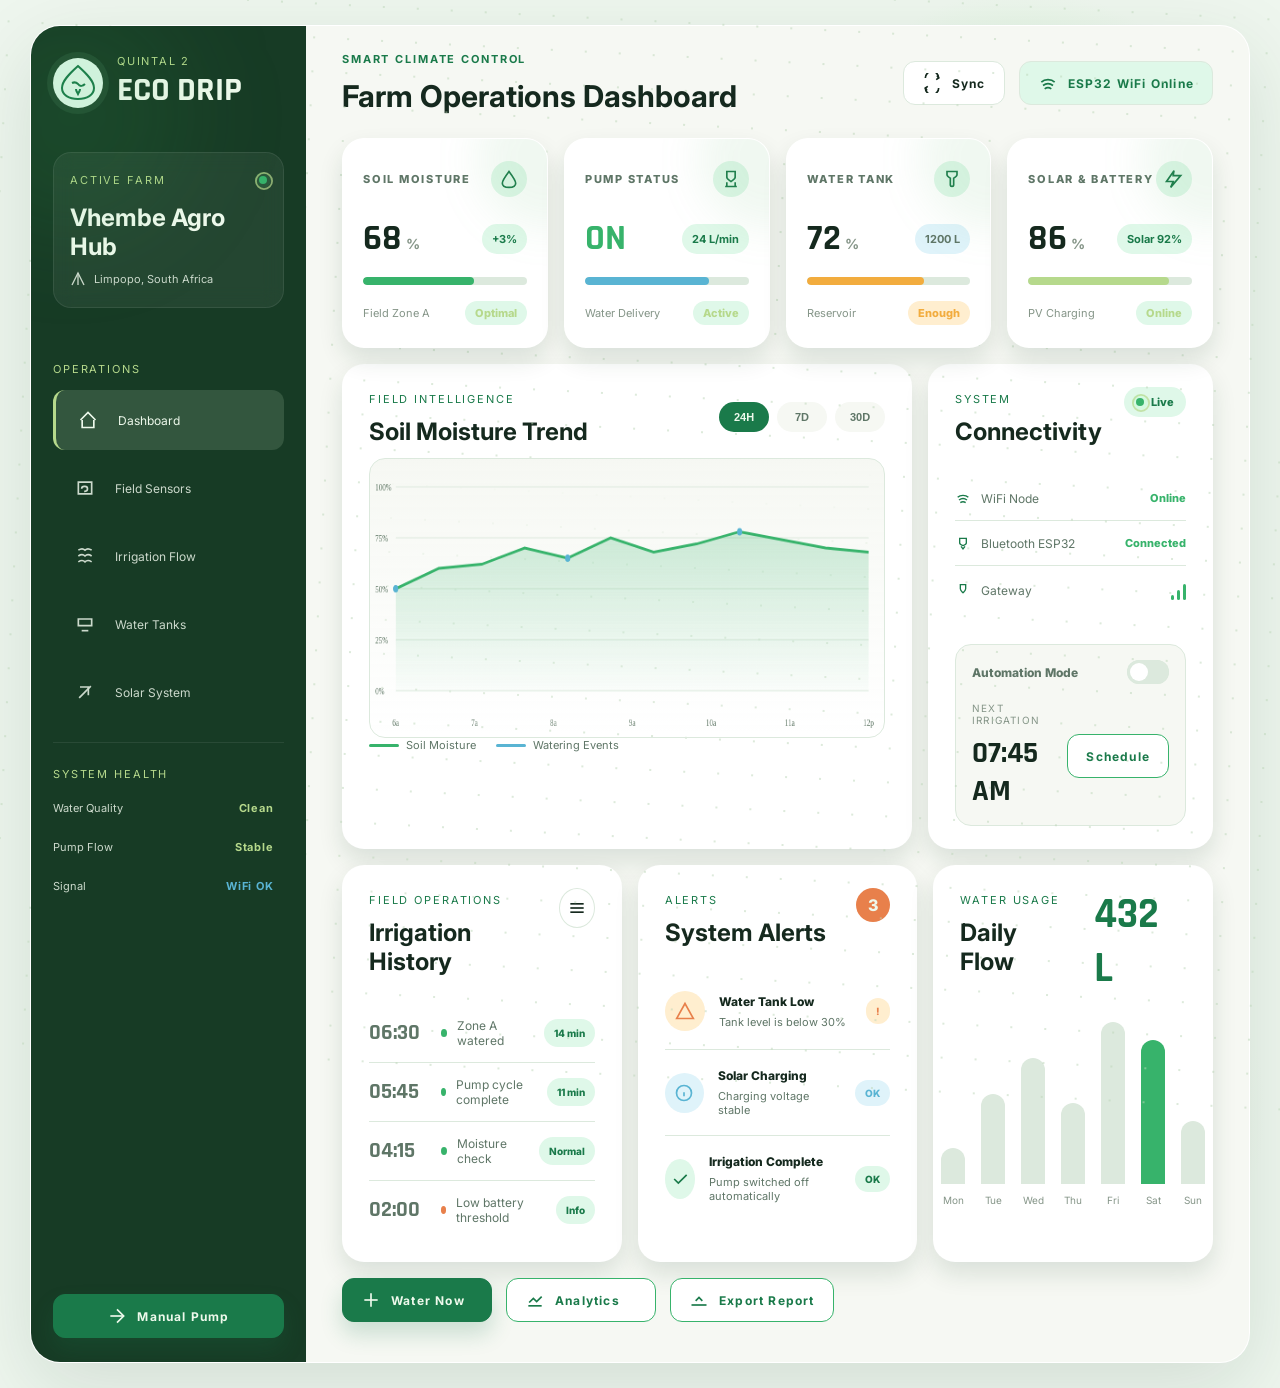
<file: index.http.html>
<!DOCTYPE html>
<html lang="en">
<head>
  <meta charset="UTF-8" />
  <meta name="viewport" content="width=device-width, initial-scale=1.0" />
  <meta name="description" content="ECO DRIP Solar-Powered Intelligent Drip Irrigation Dashboard" />
  <title>ECO DRIP | Smart Irrigation Dashboard</title>
  <link rel="preconnect" href="https://fonts.googleapis.com">
  <link rel="preconnect" href="https://fonts.gstatic.com" crossorigin>
  <link href="https://fonts.googleapis.com/css2?family=Inter:wght@300;400;500;600;700;800&family=Rajdhani:wght@600;700&display=swap" rel="stylesheet">
  <link rel="stylesheet" href="styles.css" />
</head>
<body>
  <div class="app-frame">
    <aside class="sidebar">
      <div class="brand">
        <div class="brand-icon">
          <svg viewBox="0 0 40 40" class="brand-logo" aria-label="ECO DRIP">
            <path d="M20 3C11 11 4 18 4 25C4 32 11 36 20 36C29 36 36 32 36 25C36 18 29 11 20 3Z" fill="none" stroke="currentColor" stroke-width="2" />
            <path d="M14 20C16 19 18 19 20 21C22 24 25 23 27 21" fill="none" stroke="currentColor" stroke-width="2" />
            <path d="M18 26C18 28 19 29 20 31C21 29 22 28 22 26" fill="none" stroke="currentColor" stroke-width="2" />
          </svg>
        </div>
        <div>
          <span class="brand-kicker">QUINTAL 2</span>
          <div class="brand-title">ECO DRIP</div>
        </div>
      </div>

      <div class="farm-card">
        <div class="farm-card-header">
          <span class="mini-label">Active Farm</span>
          <span class="status-dot online"></span>
        </div>
        <div class="farm-name">Vhembe Agro Hub</div>
        <div class="farm-location">
          <svg class="icon-sm" viewBox="0 0 24 24">
            <path d="M3 21L12 3L21 21" fill="none" stroke="currentColor" stroke-width="2" />
            <path d="M12 3L12 21" fill="none" stroke="currentColor" stroke-width="2" />
          </svg>
          Limpopo, South Africa
        </div>
      </div>

      <nav class="sidebar-nav">
        <div class="nav-label">Operations</div>
        <a class="nav-link active" href="#">
          <span class="nav-icon">
            <svg viewBox="0 0 24 24">
              <path d="M3 12L12 3L21 12" fill="none" stroke="currentColor" stroke-width="2" />
              <path d="M5 12V21H19V12" fill="none" stroke="currentColor" stroke-width="2" />
            </svg>
          </span>
          <span>Dashboard</span>
        </a>
        <a class="nav-link" href="#">
          <span class="nav-icon">
            <svg viewBox="0 0 24 24">
              <path d="M4 5H20V19H4Z" fill="none" stroke="currentColor" stroke-width="2" />
              <path d="M8 13C8 11 9 10 11 10H12C14 10 15 11 15 13C15 15 14 16 12 16H11" fill="none" stroke="currentColor" stroke-width="2" />
            </svg>
          </span>
          <span>Field Sensors</span>
        </a>
        <a class="nav-link" href="#">
          <span class="nav-icon">
            <svg viewBox="0 0 24 24">
              <path d="M4 19C7 17 10 17 12 19C14 17 17 17 20 19" fill="none" stroke="currentColor" stroke-width="2" />
              <path d="M4 12C7 10 10 10 12 12C14 10 17 10 20 12" fill="none" stroke="currentColor" stroke-width="2" />
              <path d="M4 5C7 3 10 3 12 5C14 3 17 3 20 5" fill="none" stroke="currentColor" stroke-width="2" />
            </svg>
          </span>
          <span>Irrigation Flow</span>
        </a>
        <a class="nav-link" href="#">
          <span class="nav-icon">
            <svg viewBox="0 0 24 24">
              <path d="M4 6H20V14H4Z" fill="none" stroke="currentColor" stroke-width="2" />
              <path d="M8 20H16" fill="none" stroke="currentColor" stroke-width="2" />
            </svg>
          </span>
          <span>Water Tanks</span>
        </a>
        <a class="nav-link" href="#">
          <span class="nav-icon">
            <svg viewBox="0 0 24 24">
              <path d="M5 19L19 5" fill="none" stroke="currentColor" stroke-width="2" />
              <path d="M6 6H16V16" fill="none" stroke="currentColor" stroke-width="2" />
            </svg>
          </span>
          <span>Solar System</span>
        </a>
      </nav>

      <div class="sidebar-section">
        <div class="nav-label">System Health</div>
        <div class="health-row">
          <span class="health-label">Water Quality</span>
          <span class="health-status good">Clean</span>
        </div>
        <div class="health-row">
          <span class="health-label">Pump Flow</span>
          <span class="health-status good">Stable</span>
        </div>
        <div class="health-row">
          <span class="health-label">Signal</span>
          <span class="health-status wifi">WiFi OK</span>
        </div>
      </div>

      <div class="sidebar-footer">
        <button class="primary-button small-button">
          <svg class="icon-sm" viewBox="0 0 24 24">
            <path d="M4 12H20" fill="none" stroke="currentColor" stroke-width="2" />
            <path d="M12 4L20 12L12 20" fill="none" stroke="currentColor" stroke-width="2" />
          </svg>
          Manual Pump
        </button>
      </div>
    </aside>

    <main class="main-content">
      <section class="topbar">
        <div>
          <div class="page-tag">Smart Climate Control</div>
          <h1>Farm Operations Dashboard</h1>
        </div>
        <div class="topbar-actions">
          <button class="icon-button" id="syncButton">
            <svg viewBox="0 0 24 24">
              <path d="M20 6A8 8 0 0 0 4 6" fill="none" stroke="currentColor" stroke-width="2" />
              <path d="M4 18A8 8 0 0 0 20 18" fill="none" stroke="currentColor" stroke-width="2" />
              <path d="M18 3L20 6L17 8" fill="none" stroke="currentColor" stroke-width="2" />
              <path d="M6 21L4 18L7 16" fill="none" stroke="currentColor" stroke-width="2" />
            </svg>
            <span>Sync</span>
          </button>
          <button class="icon-button alert-button" id="connectButton">
            <svg viewBox="0 0 24 24">
              <path d="M4 11C8 7 16 7 20 11" fill="none" stroke="currentColor" stroke-width="2" />
              <path d="M6 15C10 12 14 12 18 15" fill="none" stroke="currentColor" stroke-width="2" />
              <path d="M8 19C11 17 13 17 16 19" fill="none" stroke="currentColor" stroke-width="2" />
            </svg>
            <span id="connectText">ESP32 WiFi Online</span>
          </button>
        </div>
      </section>

      <section class="summary-grid" id="metricCards">
        <article class="summary-card soil">
          <div class="card-head">
            <span class="card-title">Soil Moisture</span>
            <span class="card-icon">
              <svg viewBox="0 0 24 24">
                <path d="M12 3C6 11 4 15 4 17C4 20 7 22 12 22C17 22 20 20 20 17C20 15 18 11 12 3Z" fill="none" stroke="currentColor" stroke-width="2" />
              </svg>
            </span>
          </div>
          <div class="metric-row">
            <span class="metric-value"><span id="soilValue">68</span><span class="unit">%</span></span>
            <span class="metric-change good" id="soilChange">+3%</span>
          </div>
          <div class="meter">
            <div class="meter-track">
              <div class="meter-fill soil-fill" id="soilMeter" style="width:68%;"></div>
            </div>
          </div>
          <div class="card-footer">
            <span class="card-footer-label">Field Zone A</span>
            <span class="card-footer-status good">Optimal</span>
          </div>
        </article>

        <article class="summary-card pump">
          <div class="card-head">
            <span class="card-title">Pump Status</span>
            <span class="card-icon">
              <svg viewBox="0 0 24 24">
                <path d="M7 3H17V10C17 12 15 13 12 15C9 13 7 12 7 10Z" fill="none" stroke="currentColor" stroke-width="2" />
                <path d="M7 16V21" fill="none" stroke="currentColor" stroke-width="2" />
                <path d="M17 16V21" fill="none" stroke="currentColor" stroke-width="2" />
                <path d="M5 21H19" fill="none" stroke="currentColor" stroke-width="2" />
              </svg>
            </span>
          </div>
          <div class="metric-row">
            <span class="metric-value pump-state" id="pumpValue">ON</span>
            <span class="metric-change good" id="pumpChange">24 L/min</span>
          </div>
          <div class="meter">
            <div class="meter-track">
              <div class="meter-fill pump-fill" id="pumpMeter" style="width:76%;"></div>
            </div>
          </div>
          <div class="card-footer">
            <span class="card-footer-label">Water Delivery</span>
            <span class="card-footer-status good">Active</span>
          </div>
        </article>

        <article class="summary-card tank">
          <div class="card-head">
            <span class="card-title">Water Tank</span>
            <span class="card-icon">
              <svg viewBox="0 0 24 24">
                <path d="M6 3H18V7C18 9 16 10 14 11V19C14 20 13 21 12 21C11 21 10 20 10 19V11C8 10 6 9 6 7Z" fill="none" stroke="currentColor" stroke-width="2" />
              </svg>
            </span>
          </div>
          <div class="metric-row">
            <span class="metric-value"><span id="tankValue">72</span><span class="unit">%</span></span>
            <span class="metric-change" id="tankChange">1200 L</span>
          </div>
          <div class="meter">
            <div class="meter-track">
              <div class="meter-fill tank-fill" id="tankMeter" style="width:72%;"></div>
            </div>
          </div>
          <div class="card-footer">
            <span class="card-footer-label">Reservoir</span>
            <span class="card-footer-status normal">Enough</span>
          </div>
        </article>

        <article class="summary-card solar">
          <div class="card-head">
            <span class="card-title">Solar & Battery</span>
            <span class="card-icon">
              <svg viewBox="0 0 24 24">
                <path d="M12 2L3 15H11L8 22L20 8H11Z" fill="none" stroke="currentColor" stroke-width="2" />
              </svg>
            </span>
          </div>
          <div class="metric-row">
            <span class="metric-value"><span id="batteryValue">86</span><span class="unit">%</span></span>
            <span class="metric-change good" id="batteryChange">Solar 92%</span>
          </div>
          <div class="meter">
            <div class="meter-track">
              <div class="meter-fill solar-fill" id="batteryMeter" style="width:86%;"></div>
            </div>
          </div>
          <div class="card-footer">
            <span class="card-footer-label">PV Charging</span>
            <span class="card-footer-status good">Online</span>
          </div>
        </article>
      </section>

      <section class="content-grid">
        <section class="panel span-2">
          <div class="panel-head">
            <div>
              <span class="panel-kicker">Field Intelligence</span>
              <h2>Soil Moisture Trend</h2>
            </div>
            <div class="panel-controls">
              <button class="period active">24H</button>
              <button class="period">7D</button>
              <button class="period">30D</button>
            </div>
          </div>
          <div class="chart-frame">
            <canvas id="moistureChart" width="800" height="300"></canvas>
          </div>
          <div class="chart-legend">
            <span><i class="legend-line moisture"></i>Soil Moisture</span>
            <span><i class="legend-line water"></i>Watering Events</span>
          </div>
        </section>

        <section class="panel">
          <div class="panel-head compact">
            <div>
              <span class="panel-kicker">System</span>
              <h2>Connectivity</h2>
            </div>
            <span class="live-badge">
              <span class="status-dot online"></span>
              Live
            </span>
          </div>
          <div class="connection-list">
            <div class="connect-row">
              <span class="connect-label">
                <svg class="icon-sm" viewBox="0 0 24 24">
                  <path d="M4 11C8 7 16 7 20 11" fill="none" stroke="currentColor" stroke-width="2" />
                  <path d="M6 15C10 12 14 12 18 15" fill="none" stroke="currentColor" stroke-width="2" />
                  <path d="M8 19C11 17 13 17 16 19" fill="none" stroke="currentColor" stroke-width="2" />
                </svg>
                WiFi Node
              </span>
              <span class="connect-value good">Online</span>
            </div>
            <div class="connect-row">
              <span class="connect-label">
                <svg class="icon-sm" viewBox="0 0 24 24">
                  <path d="M7 5H17V12C17 14 15 15 12 16C9 15 7 14 7 12Z" fill="none" stroke="currentColor" stroke-width="2" />
                  <path d="M9 17L12 21L15 17" fill="none" stroke="currentColor" stroke-width="2" />
                </svg>
                Bluetooth ESP32
              </span>
              <span class="connect-value good">Connected</span>
            </div>
            <div class="connect-row">
              <span class="connect-label">
                <svg class="icon-sm" viewBox="0 0 24 24">
                  <path d="M8 4H16V10C16 13 14 14 12 16C10 14 8 13 8 10Z" fill="none" stroke="currentColor" stroke-width="2" />
                </svg>
                Gateway
              </span>
              <span class="connect-value">
                <span class="gateway-signal">
                  <span></span><span></span><span></span>
                </span>
              </span>
            </div>
          </div>
          <div class="automation">
            <div class="automation-head">
              <span>Automation Mode</span>
              <span class="mode-switch">
                <span class="switch-track">
                  <span class="switch-button"></span>
                </span>
              </span>
            </div>
            <div class="automation-status">
              <div>
                <span class="status-label">Next Irrigation</span>
                <span class="status-time">07:45 AM</span>
              </div>
              <button class="secondary-button">Schedule</button>
            </div>
          </div>
        </section>
      </section>

      <section class="lower-grid">
        <section class="panel">
          <div class="panel-head compact">
            <div>
              <span class="panel-kicker">Field Operations</span>
              <h2>Irrigation History</h2>
            </div>
            <button class="icon-button round-button">
              <svg viewBox="0 0 24 24">
                <path d="M4 7H20" fill="none" stroke="currentColor" stroke-width="2" />
                <path d="M4 12H20" fill="none" stroke="currentColor" stroke-width="2" />
                <path d="M4 17H20" fill="none" stroke="currentColor" stroke-width="2" />
              </svg>
            </button>
          </div>
          <div class="history-list" id="historyList">
            <article class="history-item">
              <span class="history-time">06:30</span>
              <span class="history-line">
                <span class="history-dot"></span>
                <span class="history-text">Zone A watered</span>
              </span>
              <span class="history-duration">14 min</span>
            </article>
            <article class="history-item">
              <span class="history-time">05:45</span>
              <span class="history-line">
                <span class="history-dot"></span>
                <span class="history-text">Pump cycle complete</span>
              </span>
              <span class="history-duration">11 min</span>
            </article>
            <article class="history-item">
              <span class="history-time">04:15</span>
              <span class="history-line">
                <span class="history-dot"></span>
                <span class="history-text">Moisture check</span>
              </span>
              <span class="history-duration">Normal</span>
            </article>
            <article class="history-item">
              <span class="history-time">02:00</span>
              <span class="history-line">
                <span class="history-dot alert-dot"></span>
                <span class="history-text">Low battery threshold</span>
              </span>
              <span class="history-duration">Info</span>
            </article>
          </div>
        </section>

        <section class="panel">
          <div class="panel-head compact">
            <div>
              <span class="panel-kicker">Alerts</span>
              <h2>System Alerts</h2>
            </div>
            <span class="alert-count">3</span>
          </div>
          <div class="alerts-list">
            <article class="alert-item">
              <span class="alert-icon warning">
                <svg viewBox="0 0 24 24">
                  <path d="M12 3L2 21H22Z" fill="none" stroke="currentColor" stroke-width="2" />
                  <path d="M12 9H12.01" fill="none" stroke="currentColor" stroke-width="2" />
                  <path d="M12 15H12.01" fill="none" stroke="currentColor" stroke-width="2" />
                </svg>
              </span>
              <div>
                <span class="alert-title">Water Tank Low</span>
                <span class="alert-text">Tank level is below 30%</span>
              </div>
              <span class="alert-severity warning">!</span>
            </article>
            <article class="alert-item">
              <span class="alert-icon info">
                <svg viewBox="0 0 24 24">
                  <path d="M12 3C7 3 3 7 3 12C3 17 7 21 12 21C17 21 21 17 21 12C21 7 17 3 12 3Z" fill="none" stroke="currentColor" stroke-width="2" />
                  <path d="M12 8H12.01" fill="none" stroke="currentColor" stroke-width="2" />
                  <path d="M12 11V16" fill="none" stroke="currentColor" stroke-width="2" />
                </svg>
              </span>
              <div>
                <span class="alert-title">Solar Charging</span>
                <span class="alert-text">Charging voltage stable</span>
              </div>
              <span class="alert-severity info">OK</span>
            </article>
            <article class="alert-item">
              <span class="alert-icon success">
                <svg viewBox="0 0 24 24">
                  <path d="M5 12L10 17L20 7" fill="none" stroke="currentColor" stroke-width="2" />
                </svg>
              </span>
              <div>
                <span class="alert-title">Irrigation Complete</span>
                <span class="alert-text">Pump switched off automatically</span>
              </div>
              <span class="alert-severity success">OK</span>
            </article>
          </div>
        </section>

        <section class="panel">
          <div class="panel-head compact">
            <div>
              <span class="panel-kicker">Water Usage</span>
              <h2>Daily Flow</h2>
            </div>
            <span class="flow-total">432 L</span>
          </div>
          <div class="daily-flow">
            <div class="flow-bars">
              <div class="bar-wrap">
                <div class="bar" data-height="20"></div>
                <span class="bar-label">Mon</span>
              </div>
              <div class="bar-wrap">
                <div class="bar" data-height="50"></div>
                <span class="bar-label">Tue</span>
              </div>
              <div class="bar-wrap">
                <div class="bar" data-height="70"></div>
                <span class="bar-label">Wed</span>
              </div>
              <div class="bar-wrap">
                <div class="bar" data-height="45"></div>
                <span class="bar-label">Thu</span>
              </div>
              <div class="bar-wrap">
                <div class="bar" data-height="90"></div>
                <span class="bar-label">Fri</span>
              </div>
              <div class="bar-wrap">
                <div class="bar active" data-height="80"></div>
                <span class="bar-label">Sat</span>
              </div>
              <div class="bar-wrap">
                <div class="bar" data-height="35"></div>
                <span class="bar-label">Sun</span>
              </div>
            </div>
          </div>
        </section>
      </section>

      <section class="quick-actions">
        <button class="primary-button">
          <svg class="icon-sm" viewBox="0 0 24 24">
            <path d="M12 4V20" fill="none" stroke="currentColor" stroke-width="2" />
            <path d="M4 12H20" fill="none" stroke="currentColor" stroke-width="2" />
          </svg>
          Water Now
        </button>
        <button class="secondary-button">
          <svg class="icon-sm" viewBox="0 0 24 24">
            <path d="M4 19H20" fill="none" stroke="currentColor" stroke-width="2" />
            <path d="M5 15L10 10L14 14L20 8" fill="none" stroke="currentColor" stroke-width="2" />
          </svg>
          Analytics
        </button>
        <button class="secondary-button">
          <svg class="icon-sm" viewBox="0 0 24 24">
            <path d="M3 18H21" fill="none" stroke="currentColor" stroke-width="2" />
            <path d="M8 13L12 9L16 13" fill="none" stroke="currentColor" stroke-width="2" />
          </svg>
          Export Report
        </button>
      </section>
    </main>
  </div>

  <div class="toast" id="toast">
    <span class="toast-icon">
      <svg viewBox="0 0 24 24">
        <path d="M4 12L9 17L20 6" fill="none" stroke="currentColor" stroke-width="2" />
      </svg>
    </span>
    <span class="toast-text">ESP32 connection updated</span>
  </div>

  <script src="app.js"></script>
</body>
</html>
</file>
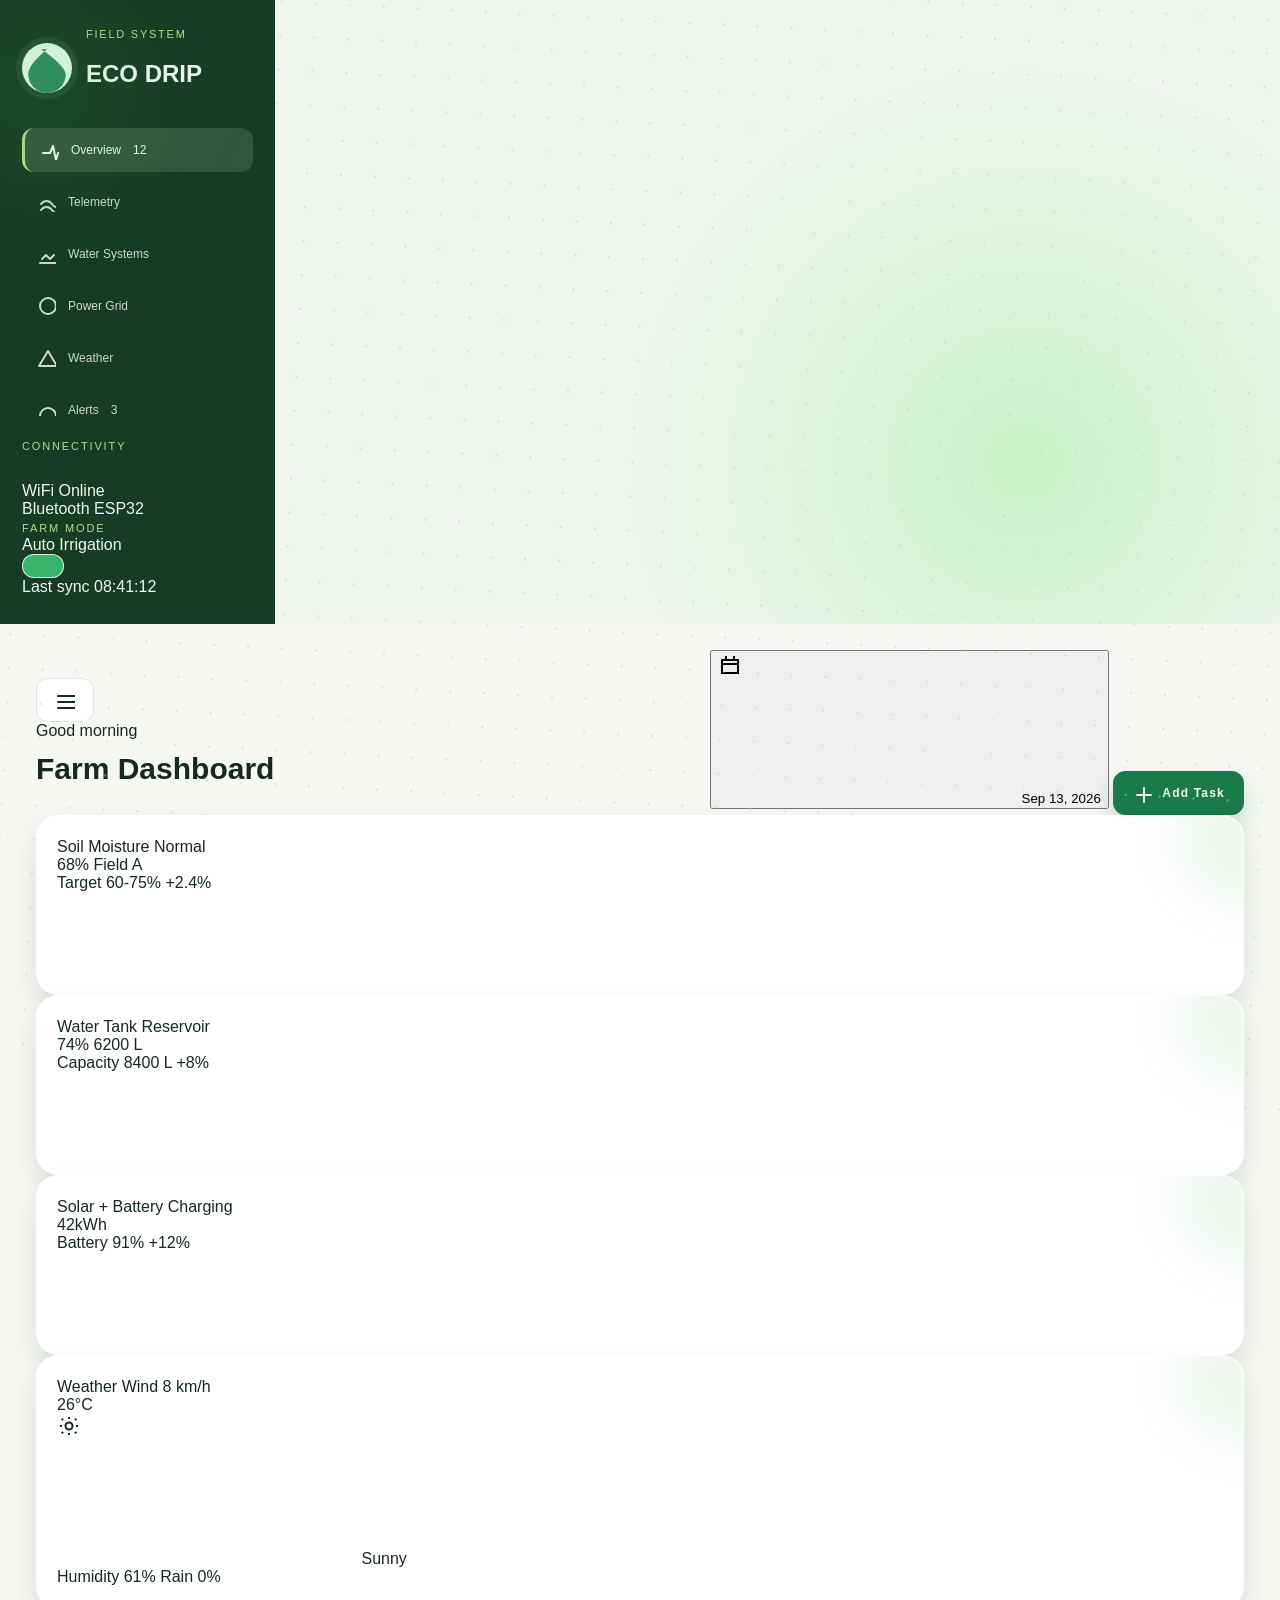
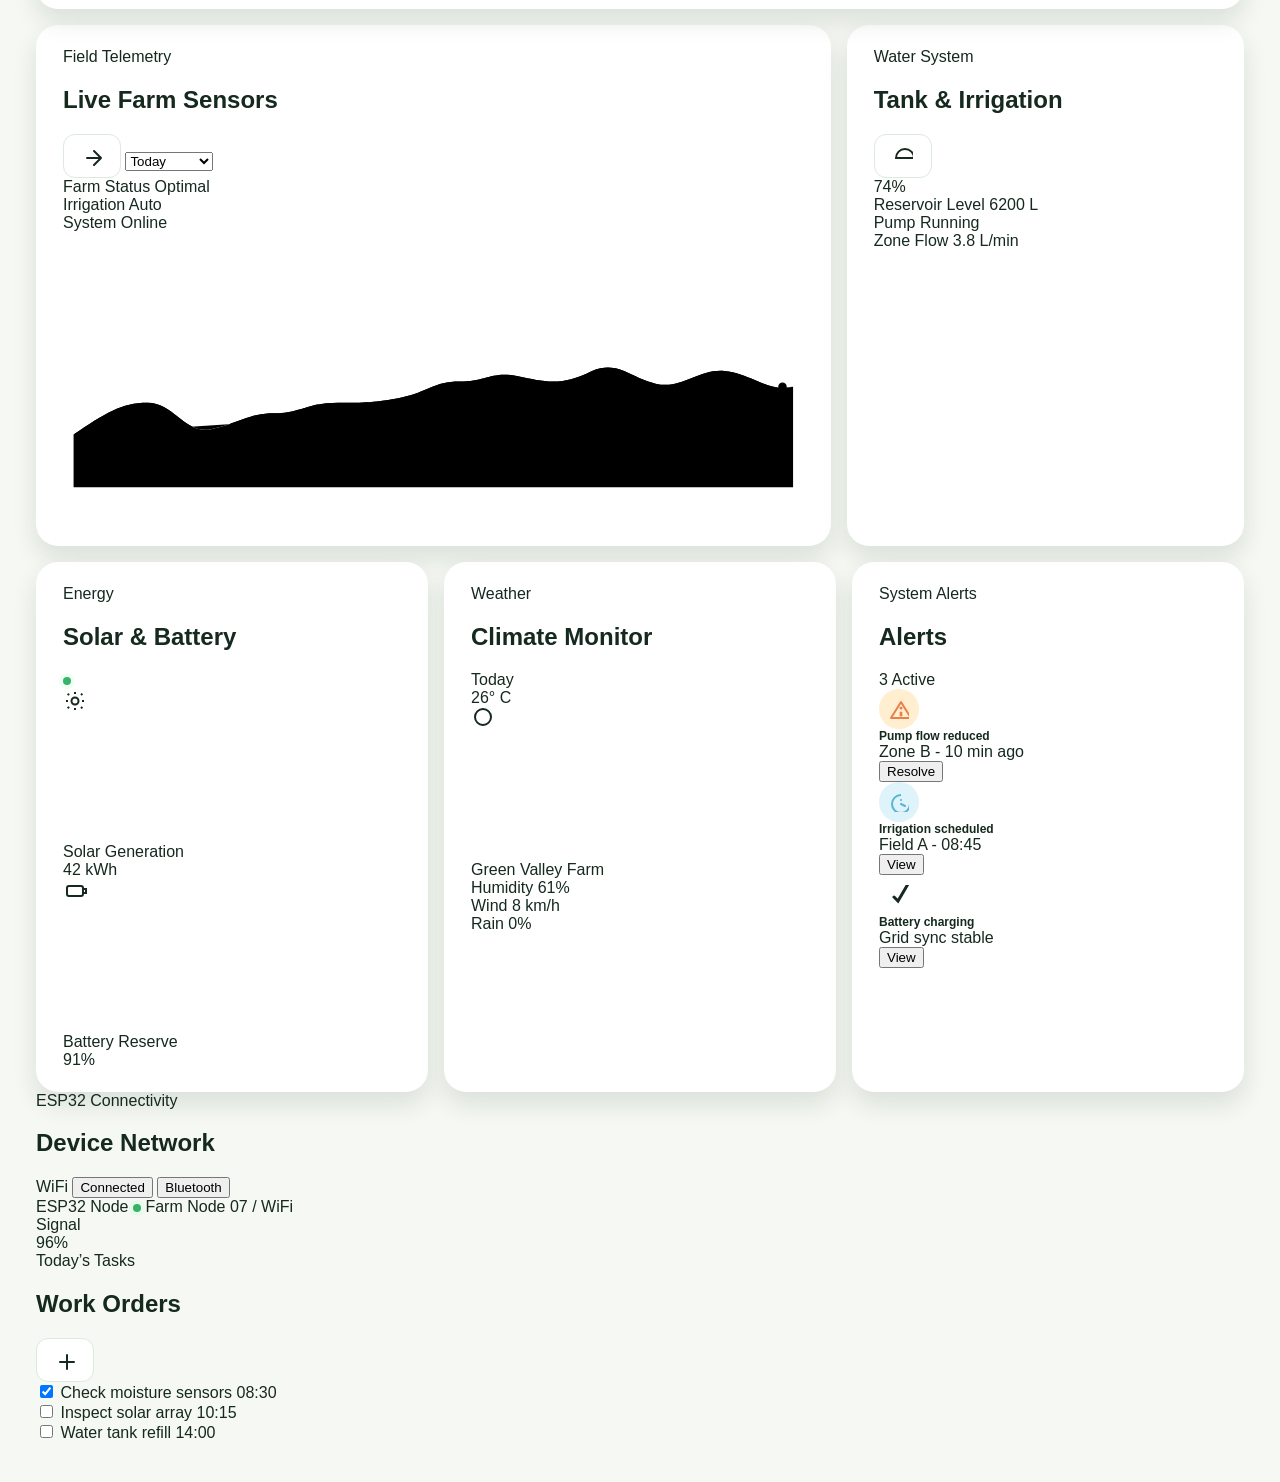
<file: index.response.html>
<!DOCTYPE html>
<html lang="en">
<head>
  <meta charset="UTF-8" />
  <meta name="viewport" content="width=device-width, initial-scale=1.0" />
  <meta name="theme-color" content="#16371e" />
  <title>ECO DRIP</title>
  <link rel="manifest" href="manifest.webmanifest" />
  <link rel="icon" href="icons/ecodrip.png" type="image/png" />
  <link rel="apple-touch-icon" href="icons/ecodrip.png" />
  <link rel="stylesheet" href="styles.css" />
</head>
<body>
  <div class="app-shell">
    <aside class="sidebar">
      <div class="brand">
        <div class="brand-icon">
          <svg viewBox="0 0 24 24" class="icon">
            <path d="M12 3C6 8 3 12 3 15a9 9 0 0 0 18 0c0-3-7-9-12-12z" fill="currentColor" opacity=".88" />
          </svg>
        </div>
        <div>
          <span class="brand-kicker">FIELD SYSTEM</span>
          <h2>ECO DRIP</h2>
        </div>
      </div>

      <nav class="main-nav">
        <a class="nav-link active" href="#overview">
          <svg class="icon"><path d="M4 13h7l3-7 3 14 2-7h4" fill="none" stroke="currentColor" stroke-width="2" stroke-linecap="round" stroke-linejoin="round" /></svg>
          <span>Overview</span>
          <span class="nav-badge">12</span>
        </a>
        <a class="nav-link" href="#telemetry">
          <svg class="icon"><path d="M5 12c3-4 8-4 11 0s4 4 8 0" fill="none" stroke="currentColor" stroke-width="2" stroke-linecap="round" />
          <path d="M5 18c3-4 8-4 11 0s4 4 8 0" fill="none" stroke="currentColor" stroke-width="2" stroke-linecap="round" />
          </svg>
          <span>Telemetry</span>
        </a>
        <a class="nav-link" href="#water-system">
          <svg class="icon"><path d="M4 19h16M6 15l4-4 4 4 4-4" fill="none" stroke="currentColor" stroke-width="2" stroke-linecap="round" stroke-linejoin="round" /></svg>
          <span>Water Systems</span>
        </a>
        <a class="nav-link" href="#power-grid">
          <svg class="icon"><path d="M12 2a8 8 0 0 0 0 16 8 8 0 0 0 0-16z" fill="none" stroke="currentColor" stroke-width="2" /><path d="M12 8h.01" fill="none" stroke="currentColor" stroke-width="4" /></svg>
          <span>Power Grid</span>
        </a>
        <a class="nav-link" href="#weather">
          <svg class="icon"><path d="M3 18h18L12 3z" fill="none" stroke="currentColor" stroke-width="2" stroke-linejoin="round" /></svg>
          <span>Weather</span>
        </a>
        <a class="nav-link" href="#alerts">
          <svg class="icon"><path d="M4 16a8 8 0 1 1 16 0" fill="none" stroke="currentColor" stroke-width="2" /><path d="M8 21h8" fill="none" stroke="currentColor" stroke-width="2" /></svg>
          <span>Alerts</span>
          <span class="nav-badge alert">3</span>
        </a>
      </nav>

      <section class="connectivity">
        <div class="nav-label">Connectivity</div>
        <div class="connection-list">
          <div class="connection-row">
            <span class="connection-label">
              <span class="connection-dot wifi-dot"></span>
              WiFi
            </span>
            <span class="connection-status online">Online</span>
          </div>
          <div class="connection-row">
            <span class="connection-label">
              <span class="connection-dot bt-dot"></span>
              Bluetooth
            </span>
            <span class="connection-status connected">ESP32</span>
          </div>
        </div>
      </section>

      <section class="sidebar-card">
        <span class="mini-label">Farm Mode</span>
        <div class="mode-row">
          <span class="mode-title">Auto Irrigation</span>
          <span class="switch">
            <span class="switch-track">
              <span class="switch-thumb"></span>
            </span>
          </span>
        </div>
        <div class="last-sync">
          <span>Last sync</span>
          <span class="sync-time">08:41:12</span>
        </div>
      </section>
    </aside>

    <main class="main-content">
      <section class="topbar">
        <div class="topbar-left">
          <button class="icon-button">
            <svg class="icon"><path d="M3 6h18M3 12h18M3 18h18" fill="none" stroke="currentColor" stroke-width="2" stroke-linecap="round" /></svg>
          </button>
          <div>
            <span class="kicker">Good morning</span>
            <h1>Farm Dashboard</h1>
          </div>
        </div>
        <div class="topbar-right">
          <button class="date-button action-button" data-action="date">
            <svg class="icon"><path d="M4 7h16v13H4z" fill="none" stroke="currentColor" stroke-width="2" /><path d="M8 3v4M16 3v4M4 11h16" fill="none" stroke="currentColor" stroke-width="2" /></svg>
            <span id="todayDate">Sep 13, 2026</span>
          </button>
          <button class="primary-button action-button" data-action="addTask">
            <svg class="icon"><path d="M12 5v14M5 12h14" fill="none" stroke="currentColor" stroke-width="2" stroke-linecap="round" /></svg>
            Add Task
          </button>
        </div>
      </section>

      <section class="summary-strip" id="overview">
        <article class="summary-card soil">
          <div class="summary-card-top">
            <span class="summary-title">Soil Moisture</span>
            <span class="status-pill ok">Normal</span>
          </div>
          <div class="summary-main">
            <span class="summary-value" id="soilValue">68%</span>
            <span class="summary-unit">Field A</span>
          </div>
          <div class="progress-bars">
            <div class="bar-track"><div class="bar-fill soil-fill" style="width:68%;"></div></div>
          </div>
          <div class="summary-meta">
            <span>Target 60-75%</span>
            <span class="trend up">+2.4%</span>
          </div>
        </article>

        <article class="summary-card water">
          <div class="summary-card-top">
            <span class="summary-title">Water Tank</span>
            <span class="status-pill ok">Reservoir</span>
          </div>
          <div class="summary-main">
            <span class="summary-value" id="tankValue">74%</span>
            <span class="summary-unit">6200 L</span>
          </div>
          <div class="progress-bars">
            <div class="bar-track"><div class="bar-fill water-fill" style="width:74%;"></div></div>
          </div>
          <div class="summary-meta">
            <span>Capacity 8400 L</span>
            <span class="trend up">+8%</span>
          </div>
        </article>

        <article class="summary-card solar">
          <div class="summary-card-top">
            <span class="summary-title">Solar + Battery</span>
            <span class="status-pill ok">Charging</span>
          </div>
          <div class="summary-main">
            <span class="summary-value"><span id="solarValue">42</span><span class="summary-unit">kWh</span></span>
          </div>
          <div class="progress-bars">
            <div class="bar-track"><div class="bar-fill solar-fill" style="width:76%;"></div></div>
          </div>
          <div class="summary-meta">
            <span>Battery 91%</span>
            <span class="trend up">+12%</span>
          </div>
        </article>

        <article class="summary-card weather">
          <div class="summary-card-top">
            <span class="summary-title">Weather</span>
            <span class="status-pill warn">Wind 8 km/h</span>
          </div>
          <div class="summary-main">
            <span class="summary-value"><span id="tempValue">26°</span><span class="summary-unit">C</span></span>
          </div>
          <div class="weather-icons">
            <span class="weather-icon sunny">
              <svg class="icon"><path d="M12 3v2M12 19v2M4.7 4.7l1.4 1.4M18 18l1.4 1.4M3 12h2M19 12h2M4.7 19.3l1.4-1.4M18 6l1.4-1.4" fill="none" stroke="currentColor" stroke-width="2" /><circle cx="12" cy="12" r="3.5" fill="none" stroke="currentColor" stroke-width="2" /></svg>
            </span>
            <span class="weather-detail">Sunny</span>
          </div>
          <div class="summary-meta">
            <span>Humidity 61%</span>
            <span class="trend down">Rain 0%</span>
          </div>
        </article>
      </section>

      <section class="content-grid">
        <article class="panel main-panel" id="telemetry">
          <section class="panel-title">
            <div>
              <span class="kicker">Field Telemetry</span>
              <h2>Live Farm Sensors</h2>
            </div>
            <div class="panel-actions">
              <button class="icon-button small action-button" data-action="range">
                <svg class="icon"><path d="M5 12h14M12 5l7 7-7 7" fill="none" stroke="currentColor" stroke-width="2" stroke-linecap="round" stroke-linejoin="round" /></svg>
              </button>
              <select class="control-select action-button" data-action="range">
                <option>Today</option>
                <option>This week</option>
                <option>This month</option>
              </select>
            </div>
          </section>

          <section class="chart-area">
            <div class="chart-summary">
              <div class="chart-summary-item">
                <span class="chart-label">Farm Status</span>
                <span class="chart-value">Optimal</span>
              </div>
              <div class="chart-summary-item">
                <span class="chart-label">Irrigation</span>
                <span class="chart-value" id="irrigationValue">Auto</span>
              </div>
              <div class="chart-summary-item">
                <span class="chart-label">System</span>
                <span class="chart-value online-text">Online</span>
              </div>
            </div>
            <div class="chart-frame">
              <svg id="chartSvg" viewBox="0 0 700 260" preserveAspectRatio="none">
                <defs>
                  <linearGradient id="soilGradient" x1="0" x2="0" y1="0" y2="1">
                    <stop offset="0" stop-color="#7bc66a" stop-opacity="0.8" />
                    <stop offset="1" stop-color="#7bc66a" stop-opacity="0.08" />
                  </linearGradient>
                </defs>
                <g class="grid-lines">
                  <path d="M10 30H690" />
                  <path d="M10 80H690" />
                  <path d="M10 130H690" />
                  <path d="M10 180H690" />
                  <path d="M10 230H690" />
                </g>
                <path class="chart-shadow" d="M10 180C40 160,55 150,80 150C105 150,115 180,140 175C165 170,175 160,200 160C225 160,230 150,260 150C285 150,295 150,320 145C345 140,350 130,375 130C400 130,405 120,430 125C455 130,470 135,500 120C525 110,535 126,560 132C585 138,600 118,625 120C650 122,665 140,690 135L690 230L10 230Z" />
                <path class="chart-line" d="M10 180C40 160,55 150,80 150C105 150,115 180,140 175C165 170,175 160,200 160C225 160,230 150,260 150C285 150,295 150,320 145C345 140,350 130,375 130C400 130,405 120,430 125C455 130,470 135,500 120C525 110,535 126,560 132C585 138,600 118,625 120C650 122,665 140,690 135" />
                <circle class="dot" cx="680" cy="135" r="4" />
              </svg>
            </div>
          </section>
        </article>

        <article class="panel" id="water-system">
          <section class="panel-title compact">
            <div>
              <span class="kicker">Water System</span>
              <h2>Tank & Irrigation</h2>
            </div>
            <div class="panel-actions">
              <button class="icon-button small action-button" data-action="tank">
                <svg class="icon"><path d="M12 3a9 9 0 0 0-9 9h18a9 9 0 0 0-9-9z" fill="none" stroke="currentColor" stroke-width="2" /></svg>
              </button>
            </div>
          </section>

          <section class="tank-visual">
            <div class="tank-shell">
              <div class="tank-liquid" style="height:74%;"></div>
              <span class="tank-value">74%</span>
            </div>
            <div class="tank-info">
              <div class="tank-row">
                <span class="tank-row-label">Reservoir Level</span>
                <span class="tank-row-value">6200 L</span>
              </div>
              <div class="tank-row">
                <span class="tank-row-label">Pump</span>
                <span class="tank-row-value pump-on">Running</span>
              </div>
              <div class="tank-row">
                <span class="tank-row-label">Zone Flow</span>
                <span class="tank-row-value">3.8 L/min</span>
              </div>
            </div>
          </section>
        </article>
      </section>

      <section class="lower-grid">
        <article class="panel" id="power-grid">
          <section class="panel-title compact">
            <div>
              <span class="kicker">Energy</span>
              <h2>Solar & Battery</h2>
            </div>
            <div class="panel-actions">
              <span class="status-dot"></span>
            </div>
          </section>
          <section class="energy-list">
            <div class="energy-row">
              <div class="energy-label">
                <span class="energy-icon sun">
                  <svg class="icon"><path d="M12 3v2M12 19v2M4.7 4.7l1.4 1.4M18 18l1.4 1.4M3 12h2M19 12h2M4.7 19.3l1.4-1.4M18 6l1.4-1.4" fill="none" stroke="currentColor" stroke-width="2" /><circle cx="12" cy="12" r="3.5" fill="none" stroke="currentColor" stroke-width="2" /></svg>
                </span>
                <span>Solar Generation</span>
              </div>
              <span class="energy-value">42 kWh</span>
            </div>
            <div class="energy-row">
              <div class="energy-label">
                <span class="energy-icon battery">
                  <svg class="icon"><rect x="4" y="7" width="16" height="10" rx="2" fill="none" stroke="currentColor" stroke-width="2" /><path d="M20 10h3v4h-3" fill="none" stroke="currentColor" stroke-width="2" /></svg>
                </span>
                <span>Battery Reserve</span>
              </div>
              <span class="energy-value">91%</span>
            </div>
          </section>
          <section class="energy-curve">
            <div class="energy-bars">
              <span style="height:30%;"></span>
              <span style="height:55%;"></span>
              <span style="height:44%;"></span>
              <span style="height:62%;"></span>
              <span style="height:50%;"></span>
              <span style="height:75%;"></span>
              <span style="height:40%;"></span>
              <span style="height:72%;"></span>
              <span style="height:68%;"></span>
              <span style="height:80%;"></span>
              <span style="height:66%;"></span>
            </div>
          </section>
        </article>

        <article class="panel" id="weather">
          <section class="panel-title compact">
            <div>
              <span class="kicker">Weather</span>
              <h2>Climate Monitor</h2>
            </div>
            <span class="chip weather-chip">Today</span>
          </section>
          <section class="weather-report">
            <div class="weather-temp">
              <span class="weather-temp-value" id="weatherTemp">26°</span>
              <span class="weather-temp-unit">C</span>
            </div>
            <div class="weather-location">
              <span class="location-icon">
                <svg class="icon"><path d="M12 2a8 8 0 0 0 0 16 8 8 0 0 0 0-16z" fill="none" stroke="currentColor" stroke-width="2" /><path d="M12 8h.01" fill="none" stroke="currentColor" stroke-width="4" /></svg>
              </span>
              <span>Green Valley Farm</span>
            </div>
            <div class="weather-details">
              <div>
                <span class="weather-detail-label">Humidity</span>
                <span class="weather-detail-value">61%</span>
              </div>
              <div>
                <span class="weather-detail-label">Wind</span>
                <span class="weather-detail-value">8 km/h</span>
              </div>
              <div>
                <span class="weather-detail-label">Rain</span>
                <span class="weather-detail-value">0%</span>
              </div>
            </div>
          </section>
        </article>

        <article class="panel alerts-panel" id="alerts">
          <section class="panel-title compact">
            <div>
              <span class="kicker">System Alerts</span>
              <h2>Alerts</h2>
            </div>
            <span class="chip alert-chip">3 Active</span>
          </section>
          <section class="alert-list">
            <article class="alert-row">
              <span class="alert-icon warning">
                <svg class="icon"><path d="M12 3L2 19h20z" fill="none" stroke="currentColor" stroke-width="2" stroke-linejoin="round" /><path d="M12 9h.01M12 14h.01M12 16h.01" fill="none" stroke="currentColor" stroke-width="3" stroke-linecap="round" /></svg>
              </span>
              <div>
                <span class="alert-title">Pump flow reduced</span>
                <span class="alert-meta">Zone B - 10 min ago</span>
              </div>
              <button class="alert-action action-button" data-action="resolveAlert">Resolve</button>
            </article>
            <article class="alert-row">
              <span class="alert-icon info">
                <svg class="icon"><path d="M12 3a9 9 0 1 0 9 9" fill="none" stroke="currentColor" stroke-width="2" /><path d="M12 8h.01M12 12l4 2" fill="none" stroke="currentColor" stroke-width="2" stroke-linecap="round" /></svg>
              </span>
              <div>
                <span class="alert-title">Irrigation scheduled</span>
                <span class="alert-meta">Field A - 08:45</span>
              </div>
              <button class="alert-action action-button" data-action="viewAlert">View</button>
            </article>
            <article class="alert-row">
              <span class="alert-icon ok">
                <svg class="icon"><path d="M5 12l4 4L19  -1" fill="none" stroke="currentColor" stroke-width="3" stroke-linecap="round" /></svg>
              </span>
              <div>
                <span class="alert-title">Battery charging</span>
                <span class="alert-meta">Grid sync stable</span>
              </div>
              <button class="alert-action action-button" data-action="viewAlert">View</button>
            </article>
          </section>
        </article>
      </section>

      <section class="bottom-strip">
        <section class="control-panel">
          <div class="panel-title compact">
            <div>
              <span class="kicker">ESP32 Connectivity</span>
              <h2>Device Network</h2>
            </div>
          </div>
          <div class="control-row">
            <span class="control-name">WiFi</span>
            <span class="radio-group">
              <button class="connect-btn wifi active" data-network="wifi">Connected</button>
              <button class="connect-btn" data-network="bluetooth">Bluetooth</button>
            </span>
          </div>
          <div class="control-row">
            <span class="control-name">ESP32 Node</span>
            <span class="device-status">
              <span class="status-dot"></span>
              <span id="deviceStatus">Farm Node 07 / WiFi</span>
            </span>
          </div>
          <div class="control-row">
            <span class="control-name">Signal</span>
            <div class="signal-bars">
              <span class="bar one"></span>
              <span class="bar two"></span>
              <span class="bar three"></span>
              <span class="bar four"></span>
            </div>
            <span class="signal-value">96%</span>
          </div>
        </section>

        <section class="task-panel">
          <div class="panel-title compact">
            <div>
              <span class="kicker">Today’s Tasks</span>
              <h2>Work Orders</h2>
            </div>
            <button class="icon-button small action-button" data-action="taskAdd">
              <svg class="icon"><path d="M12 5v14M5 12h14" fill="none" stroke="currentColor" stroke-width="2" stroke-linecap="round" /></svg>
            </button>
          </div>
          <div class="task-list">
            <article class="task-row">
              <span class="task-check"><input type="checkbox" checked /></span>
              <span class="task-name">Check moisture sensors</span>
              <span class="task-time">08:30</span>
            </article>
            <article class="task-row">
              <span class="task-check"><input type="checkbox" /></span>
              <span class="task-name">Inspect solar array</span>
              <span class="task-time">10:15</span>
            </article>
            <article class="task-row">
              <span class="task-check"><input type="checkbox" /></span>
              <span class="task-name">Water tank refill</span>
              <span class="task-time">14:00</span>
            </article>
          </div>
        </section>
      </section>
    </main>
  </div>

  <script src="app.js"></script>
</body>
</html>
</file>
<file: styles.css>
* {
  box-sizing: border-box;
  -webkit-font-smoothing: antialiased;
}

:root {
  --page-bg: #eef6ee;
  --panel-bg: #ffffff;
  --panel-soft: #f6f8f3;
  --sidebar-bg: #173b25;
  --sidebar-dark: #102719;
  --sidebar-text: #ccd9cc;
  --text: #15291e;
  --text-soft: #5f7667;
  --text-muted: #859588;
  --text-light: #eef9ec;
  --line: #dce9dd;
  --green: #37b36b;
  --green-deep: #1a7a4a;
  --green-dark: #112e1f;
  --green-soft: #dff8e9;
  --green-lime: #b6d98c;
  --yellow: #f2ac3e;
  --yellow-soft: #ffeecf;
  --orange: #e8804b;
  --red: #db635f;
  --red-soft: #ffe8e4;
  --blue: #59b4d3;
  --blue-soft: #dff3fa;
  --shadow: rgba(20, 56, 35, 0.12);
  --font-main: 'Inter', 'Segoe UI', Tahoma, Geneva, Verdana, sans-serif;
  --font-display: 'Rajdhani', 'Inter', sans-serif;
}

body {
  margin: 0;
  color: var(--text);
  background:
    radial-gradient(circle at 80% 15%, rgba(184, 238, 182, 0.65), transparent 14%),
    radial-gradient(circle at 80% 80%, rgba(160, 207, 137, 0.35), transparent 16%),
    var(--page-bg);
  font-family: var(--font-main);
  min-height: 100vh;
}

body::before {
  content: '';
  position: fixed;
  inset: -200px;
  background-image: radial-gradient(#bbd5b8 1px, transparent 1px);
  background-size: 34px 34px;
  transform: rotate(3deg);
  opacity: 0.5;
  pointer-events: none;
}

.app-frame {
  width: min(1800px, calc(100vw - 60px));
  min-height: calc(100vh - 50px);
  margin: 25px auto;
  display: flex;
  border-radius: 30px;
  background: var(--panel-bg);
  border: 1px solid rgba(255,255,255,0.8);
  box-shadow: 0 25px 80px var(--shadow);
  overflow: hidden;
}

.sidebar {
  width: 275px;
  background: var(--sidebar-bg);
  color: var(--text-light);
  padding: 28px 22px;
  position: relative;
}

.sidebar::after {
  content: '';
  position: absolute;
  width: 240px;
  height: 240px;
  left: -80px;
  top: -30px;
  background: rgba(58, 181, 94, 0.1);
  border-radius: 50%;
  filter: blur(50px);
}

.brand {
  display: flex;
  align-items: center;
  gap: 14px;
  padding-bottom: 20px;
}

.brand-icon {
  width: 50px;
  height: 50px;
  border-radius: 50%;
  background: var(--green-soft);
  color: var(--green-deep);
  display: flex;
  align-items: center;
  justify-content: center;
  box-shadow: 0 0 0 6px rgba(125, 211, 156, 0.1);
}

.brand-logo {
  width: 40px;
  height: 40px;
}

.brand-kicker {
  display: block;
  font-size: 11px;
  color: var(--green-lime);
  letter-spacing: 0.16em;
  text-transform: uppercase;
}

.brand-title {
  font-family: var(--font-display);
  font-size: 34px;
  font-weight: 700;
  color: var(--text-light);
}

.farm-card {
  background: rgba(255,255,255,0.06);
  border: 1px solid rgba(255,255,255,0.08);
  border-radius: 18px;
  padding: 20px 16px;
  margin: 20px 0 30px;
  backdrop-filter: blur(10px);
}

.farm-card-header {
  display: flex;
  align-items: center;
  justify-content: space-between;
}

.mini-label,
.nav-label,
.panel-kicker,
.page-tag {
  font-size: 11px;
  letter-spacing: 0.17em;
  text-transform: uppercase;
  color: var(--green-lime);
}

.status-dot {
  display: inline-block;
  width: 8px;
  height: 8px;
  border-radius: 50%;
  background: var(--green);
  box-shadow: 0 0 0 4px rgba(118, 250, 158, 0.1);
}

.status-dot.online {
  background: var(--green);
}

.status-dot.online::after {
  content: '';
  width: 8px;
  height: 8px;
  border-radius: 50%;
  border: 1px solid var(--green-lime);
  position: absolute;
  transform: scale(1.8);
  opacity: 0.7;
}

.farm-name {
  margin-top: 16px;
  font-size: 24px;
  font-weight: 700;
  color: var(--text-light);
}

.farm-location {
  font-size: 11px;
  color: var(--sidebar-text);
  margin-top: 10px;
  display: flex;
  align-items: center;
  gap: 8px;
}

.icon-sm {
  width: 16px;
  height: 16px;
  vertical-align: middle;
}

.sidebar-nav {
  padding-top: 24px;
}

.nav-label {
  margin-bottom: 14px;
}

.nav-link {
  display: flex;
  align-items: center;
  gap: 12px;
  color: var(--sidebar-text);
  text-decoration: none;
  font-size: 12px;
  padding: 12px 14px;
  border-radius: 12px;
  margin-bottom: 8px;
  transition: 250ms ease;
}

.nav-link .nav-icon {
  width: 36px;
  height: 36px;
  border-radius: 10px;
  display: flex;
  align-items: center;
  justify-content: center;
}

.nav-link svg,
.icon-button svg,
.primary-button svg,
.secondary-button svg {
  width: 20px;
  height: 20px;
  stroke: currentColor;
  fill: none;
  stroke-width: 2;
}

.nav-link.active,
.nav-link:hover {
  color: var(--text-light);
  background: rgba(220, 248, 212, 0.14);
  border-left: 3px solid var(--green-lime);
}

.sidebar-section {
  border-top: 1px solid rgba(255,255,255,0.08);
  padding-top: 24px;
  margin-top: 20px;
}

.health-row {
  display: flex;
  justify-content: space-between;
  align-items: center;
  gap: 16px;
  margin: 15px 0;
  color: var(--text-light);
  font-size: 11px;
}

.health-label {
  color: var(--sidebar-text);
}

.health-status {
  border-radius: 99px;
  padding: 5px 10px;
  font-weight: 700;
  letter-spacing: 0.08em;
}

.health-status.good,
.card-footer-status.good,
.connect-value.good {
  color: var(--green-lime);
}

.health-status.wifi,
.card-footer-status.normal {
  color: var(--blue);
}

.sidebar-footer {
  position: absolute;
  left: 22px;
  right: 22px;
  bottom: 24px;
}

.sidebar-footer .primary-button {
  width: 100%;
  justify-content: center;
}

.main-content {
  flex: 1;
  padding: 26px 36px 40px;
  background: var(--panel-soft);
}

.topbar {
  display: flex;
  align-items: center;
  justify-content: space-between;
  gap: 30px;
}

.page-tag {
  color: var(--green-deep);
  font-weight: 700;
}

.topbar h1 {
  margin: 12px 0 0;
  font-size: clamp(30px, 2vw, 38px);
  color: var(--text);
}

.topbar-actions {
  display: flex;
  align-items: center;
  gap: 14px;
}

.icon-button,
.primary-button,
.secondary-button {
  height: 44px;
  border-radius: 12px;
  font-family: var(--font-main);
  font-weight: 700;
  font-size: 12px;
  letter-spacing: 0.1em;
  border: 1px solid var(--line);
  background: var(--panel-bg);
  color: var(--text);
  padding: 0 18px;
  display: inline-flex;
  align-items: center;
  gap: 10px;
  cursor: pointer;
  transition: transform 250ms ease, box-shadow 250ms ease, background 250ms ease;
}

.icon-button {
  background: var(--panel-bg);
}

.primary-button {
  background: var(--green-deep);
  color: var(--text-light);
  border-color: var(--green-deep);
  box-shadow: 0 12px 22px rgba(26, 122, 74, 0.2);
}

.secondary-button {
  background: var(--panel-bg);
  color: var(--green-deep);
  border-color: var(--green);
}

.icon-button:hover,
.primary-button:hover,
.secondary-button:hover {
  transform: translateY(-2px);
}

.alert-button {
  background: var(--green-soft);
  color: var(--green-deep);
}

.summary-grid {
  display: grid;
  grid-template-columns: repeat(4, minmax(180px, 1fr));
  gap: 16px;
  margin: 24px 0 16px;
}

.summary-card {
  background: var(--panel-bg);
  min-height: 180px;
  border-radius: 22px;
  padding: 22px 20px;
  border: 1px solid rgba(255,255,255,0.8);
  box-shadow: 0 12px 25px var(--shadow);
  position: relative;
  overflow: hidden;
}

.summary-card::before {
  content: '';
  position: absolute;
  top: -50px;
  right: -70px;
  width: 140px;
  height: 140px;
  border-radius: 50%;
  filter: blur(20px);
  background: rgba(105, 184, 114, 0.1);
}

.card-head {
  display: flex;
  align-items: center;
  justify-content: space-between;
}

.card-title {
  font-size: 11px;
  font-weight: 800;
  color: var(--text-soft);
  letter-spacing: 0.16em;
  text-transform: uppercase;
}

.card-icon {
  width: 36px;
  height: 36px;
  border-radius: 50%;
  background: var(--green-soft);
  color: var(--green-deep);
  display: flex;
  align-items: center;
  justify-content: center;
}

.card-icon svg {
  width: 20px;
  height: 20px;
  fill: none;
  stroke: currentColor;
  stroke-width: 2;
}

.metric-row {
  display: flex;
  align-items: center;
  justify-content: space-between;
  gap: 20px;
  margin-top: 24px;
}

.metric-value {
  font-family: var(--font-display);
  font-size: clamp(36px, 2vw, 50px);
  font-weight: 700;
  color: var(--text);
  line-height: 1;
}

.metric-value .unit {
  font-family: var(--font-main);
  font-size: 14px;
  color: var(--text-muted);
  padding-left: 4px;
}

.pump-state {
  color: var(--green);
}

.metric-change {
  font-size: 11px;
  color: var(--text-soft);
  font-weight: 700;
  background: var(--blue-soft);
  padding: 8px 10px;
  border-radius: 100px;
}

.metric-change.good {
  color: var(--green-deep);
  background: var(--green-soft);
}

.meter {
  margin-top: 20px;
}

.meter-track {
  width: 100%;
  height: 8px;
  background: var(--line);
  border-radius: 30px;
  overflow: hidden;
}

.meter-fill {
  height: 100%;
  border-radius: 20px;
}

.soil-fill { background: var(--green); }
.pump-fill { background: var(--blue); }
.tank-fill { background: var(--yellow); }
.solar-fill { background: var(--green-lime); }

.card-footer {
  display: flex;
  align-items: center;
  justify-content: space-between;
  gap: 16px;
  margin-top: 16px;
  font-size: 11px;
}

.card-footer-label {
  color: var(--text-muted);
}

.card-footer-status {
  border-radius: 99px;
  padding: 5px 10px;
  background: var(--green-soft);
  font-weight: 800;
}

.card-footer-status.normal {
  background: var(--yellow-soft);
  color: var(--yellow);
}

.content-grid {
  display: grid;
  grid-template-columns: minmax(480px, 2fr) minmax(280px, 1fr);
  gap: 16px;
  margin: 16px 0;
}

.panel {
  background: var(--panel-bg);
  border-radius: 22px;
  padding: 22px 26px;
  box-shadow: 0 12px 25px var(--shadow);
  border: 1px solid rgba(255,255,255,0.8);
}

.panel.span-2 {
  min-height: 380px;
}

.panel-head {
  display: flex;
  align-items: center;
  justify-content: space-between;
  gap: 20px;
}

.panel-head.compact {
  align-items: flex-start;
}

.panel-head h2 {
  font-size: 24px;
  color: var(--text);
  margin: 10px 0 0;
}

.panel-kicker {
  color: var(--green-deep);
}

.panel-controls {
  display: flex;
  align-items: center;
  gap: 8px;
}

.period {
  background: var(--panel-soft);
  color: var(--text-soft);
  border: none;
  border-radius: 99px;
  padding: 9px 12px;
  min-width: 50px;
  font-size: 11px;
  font-weight: 800;
  cursor: pointer;
  transition: 250ms ease;
}

.period.active {
  background: var(--green-deep);
  color: var(--text-light);
}

.chart-frame {
  position: relative;
  min-height: 280px;
  padding-top: 12px;
}

#moistureChart {
  width: 100%;
  height: 280px;
  display: block;
  background: linear-gradient(180deg, var(--panel-soft), transparent);
  border-radius: 16px;
  border: 1px solid var(--line);
}

.chart-legend {
  display: flex;
  align-items: center;
  gap: 20px;
  color: var(--text-soft);
  font-size: 11px;
}

.chart-legend span {
  display: flex;
  align-items: center;
  gap: 7px;
}

.legend-line {
  width: 30px;
  height: 3px;
  display: inline-block;
  vertical-align: center;
  border-radius: 3px;
}

.legend-line.moisture { background: var(--green); }
.legend-line.water { background: var(--blue); }

.live-badge {
  display: flex;
  align-items: center;
  gap: 7px;
  color: var(--green-deep);
  font-size: 11px;
  font-weight: 800;
  border-radius: 99px;
  padding: 8px 12px;
  background: var(--green-soft);
}

.connection-list {
  margin-top: 30px;
}

.connect-row {
  display: flex;
  align-items: center;
  justify-content: space-between;
  gap: 20px;
  padding: 14px 0;
  border-bottom: 1px solid var(--line);
}

.connect-row:last-child {
  border-bottom: none;
}

.connect-label {
  color: var(--text-soft);
  font-size: 12px;
  display: flex;
  align-items: center;
  gap: 10px;
}

.connect-label svg {
  color: var(--green-deep);
}

.connect-value {
  font-weight: 800;
  font-size: 11px;
  color: var(--text);
}

.connect-value.good {
  color: var(--green);
}

.gateway-signal {
  display: flex;
  align-items: end;
  gap: 3px;
  height: 20px;
}

.gateway-signal span {
  display: inline-block;
  width: 3px;
  border-radius: 3px;
  background: var(--green);
}

.gateway-signal span:nth-child(1) { height: 5px; }
.gateway-signal span:nth-child(2) { height: 10px; }
.gateway-signal span:nth-child(3) { height: 16px; }

.automation {
  background: var(--panel-soft);
  border-radius: 16px;
  border: 1px solid var(--line);
  padding: 15px 16px;
  margin-top: 30px;
}

.automation-head {
  display: flex;
  align-items: center;
  justify-content: space-between;
  gap: 20px;
}

.automation-head span:first-child {
  font-size: 12px;
  font-weight: 800;
  color: var(--text-soft);
}

.switch-track {
  width: 42px;
  height: 24px;
  border-radius: 99px;
  background: var(--green);
  display: flex;
  align-items: center;
  padding: 3px;
  box-shadow: inset 0 0 0 1px var(--line);
}

.switch-button {
  width: 18px;
  height: 18px;
  background: var(--panel-bg);
  border-radius: 50%;
  transform: translateX(18px);
}

.automation-status {
  margin-top: 18px;
  display: flex;
  align-items: center;
  justify-content: space-between;
  gap: 20px;
}

.status-label {
  display: block;
  color: var(--text-muted);
  font-size: 10px;
  text-transform: uppercase;
  letter-spacing: 0.12em;
}

.status-time {
  display: block;
  color: var(--text);
  margin-top: 8px;
  font-family: var(--font-display);
  font-size: 30px;
  font-weight: 700;
}

.lower-grid {
  display: grid;
  grid-template-columns: repeat(3, minmax(250px, 1fr));
  gap: 16px;
  margin-top: 16px;
}

.round-button {
  width: 40px;
  height: 40px;
  padding: 0;
  border-radius: 50%;
  justify-content: center;
}

.history-list {
  margin-top: 28px;
}

.history-item {
  display: flex;
  align-items: center;
  gap: 16px;
  padding: 14px 0;
  border-bottom: 1px solid var(--line);
}

.history-item:last-child {
  border-bottom: none;
}

.history-time {
  color: var(--text-soft);
  font-family: var(--font-display);
  font-size: 22px;
  font-weight: 700;
  min-width: 56px;
}

.history-line {
  display: flex;
  align-items: center;
  gap: 10px;
  flex: 1;
  font-size: 12px;
  color: var(--text-soft);
}

.history-dot {
  width: 8px;
  height: 8px;
  border-radius: 50%;
  background: var(--green);
}

.history-dot.alert-dot {
  background: var(--orange);
}

.history-text {
  font-size: 12px;
}

.history-duration {
  background: var(--green-soft);
  color: var(--green-deep);
  border-radius: 99px;
  font-size: 10px;
  padding: 8px 10px;
  font-weight: 800;
}

.alert-count {
  display: flex;
  align-items: center;
  justify-content: center;
  width: 34px;
  height: 34px;
  border-radius: 50%;
  color: var(--text-light);
  background: var(--orange);
  font-weight: 800;
}

.alerts-list {
  margin-top: 26px;
}

.alert-item {
  display: flex;
  align-items: center;
  gap: 14px;
  padding: 18px 0;
  border-bottom: 1px solid var(--line);
}

.alert-item:last-child {
  border-bottom: none;
}

.alert-icon {
  width: 40px;
  height: 40px;
  border-radius: 50%;
  display: flex;
  align-items: center;
  justify-content: center;
}

.alert-icon.warning { background: var(--yellow-soft); color: var(--orange); }
.alert-icon.info { background: var(--blue-soft); color: var(--blue); }
.alert-icon.success { background: var(--green-soft); color: var(--green-deep); }

.alert-icon svg {
  width: 20px;
  height: 20px;
  fill: none;
  stroke: currentColor;
  stroke-width: 2;
}

.alert-title {
  display: block;
  color: var(--text);
  font-weight: 800;
  font-size: 12px;
}

.alert-text {
  display: block;
  color: var(--text-soft);
  font-size: 11px;
  margin-top: 6px;
}

.alert-severity {
  margin-left: auto;
  font-weight: 800;
  font-size: 10px;
  border-radius: 99px;
  padding: 7px 10px;
}

.alert-severity.warning { color: var(--orange); background: var(--yellow-soft); }
.alert-severity.info { color: var(--blue); background: var(--blue-soft); }
.alert-severity.success { color: var(--green-deep); background: var(--green-soft); }

.flow-total {
  font-family: var(--font-display);
  font-size: 42px;
  font-weight: 700;
  color: var(--green-deep);
}

.daily-flow {
  min-height: 220px;
}

.flow-bars {
  height: 210px;
  display: flex;
  gap: 16px;
  align-items: end;
  justify-content: center;
  padding-top: 20px;
}

.bar-wrap {
  display: flex;
  flex-direction: column;
  align-items: center;
  justify-content: end;
  gap: 10px;
}

.bar {
  width: 24px;
  height: var(--bar-height, 60px);
  background: var(--line);
  border-radius: 12px 12px 0 0;
  min-height: 20px;
}

.bar.active {
  background: var(--green);
}

.bar-label {
  font-size: 10px;
  color: var(--text-muted);
}

.quick-actions {
  margin-top: 16px;
  display: flex;
  gap: 14px;
  align-items: center;
}

.quick-actions .primary-button,
.quick-actions .secondary-button {
  min-width: 150px;
}

.toast {
  position: fixed;
  right: 30px;
  bottom: 30px;
  background: var(--green-deep);
  color: var(--text-light);
  border-radius: 14px;
  box-shadow: 0 12px 30px var(--shadow);
  padding: 14px 16px;
  display: flex;
  align-items: center;
  gap: 10px;
  transform: translateY(150px);
  opacity: 0;
  transition: transform 400ms ease, opacity 400ms ease;
}

.toast.visible {
  transform: translateY(0);
  opacity: 1;
}

.toast-icon {
  width: 30px;
  height: 30px;
  border-radius: 50%;
  background: rgba(255,255,255,0.2);
  display: flex;
  align-items: center;
  justify-content: center;
}

.toast-icon svg {
  width: 20px;
  height: 20px;
  fill: none;
  stroke: currentColor;
  stroke-width: 2;
}

.alert-button.offline {
  background: var(--red-soft);
  color: var(--red);
  border-color: var(--red);
}

.connection-list .connect-value.bluetooth-offline {
  color: var(--red);
}

.mode-switch {
  border: none;
  background: transparent;
  padding: 0;
  cursor: pointer;
}

.mode-switch .switch-track {
  width: 42px;
  height: 24px;
  border-radius: 99px;
  background: var(--line);
  display: flex;
  align-items: center;
  padding: 3px;
  box-shadow: inset 0 0 0 1px var(--line);
}

.mode-switch .switch-button {
  width: 18px;
  height: 18px;
  background: var(--panel-bg);
  border-radius: 50%;
  transform: translateX(0px);
  transition: transform 280ms ease;
}

.mode-switch.active .switch-track {
  background: var(--green);
}

.mode-switch.active .switch-button {
  transform: translateX(18px);
}

.schedule-form {
  margin-top: 16px;
  padding: 14px;
  background: var(--panel-soft);
  border-radius: 14px;
  border: 1px solid var(--line);
}

.schedule-form.hidden {
  display: none;
}

.schedule-form label {
  display: block;
  color: var(--text-soft);
  font-size: 11px;
  font-weight: 800;
  margin-bottom: 8px;
}

.schedule-form .form-row {
  margin-bottom: 12px;
}

.schedule-form input,
.schedule-form select {
  width: 100%;
  height: 40px;
  padding: 10px 12px;
  border-radius: 10px;
  border: 1px solid var(--line);
  background: var(--panel-bg);
  color: var(--text);
  font-family: var(--font-main);
}

.schedule-form .form-actions {
  display: flex;
  gap: 10px;
  justify-content: flex-end;
}

.schedule-form .small-button {
  height: 36px;
  font-size: 11px;
}

@media (max-width: 1180px) {
  .app-frame {
    flex-wrap: wrap;
  }

  .sidebar {
    width: 100%;
  }

  .main-content {
    width: 100%;
  }

  .summary-grid {
    grid-template-columns: repeat(2, minmax(220px, 1fr));
  }

  .content-grid,
  .lower-grid {
    grid-template-columns: 1fr;
  }
}

@media (max-width: 760px) {
  .app-frame {
    width: min(100vw, calc(100vw - 20px));
    margin: 10px auto;
  }

  .main-content {
    padding: 20px;
  }

  .summary-grid {
    grid-template-columns: 1fr;
  }

  .topbar,
  .panel-head,
  .content-grid,
  .lower-grid {
    flex-wrap: wrap;
  }

  .quick-actions {
    flex-wrap: wrap;
  }

  .sidebar-footer {
    position: static;
  }
}
</file>
